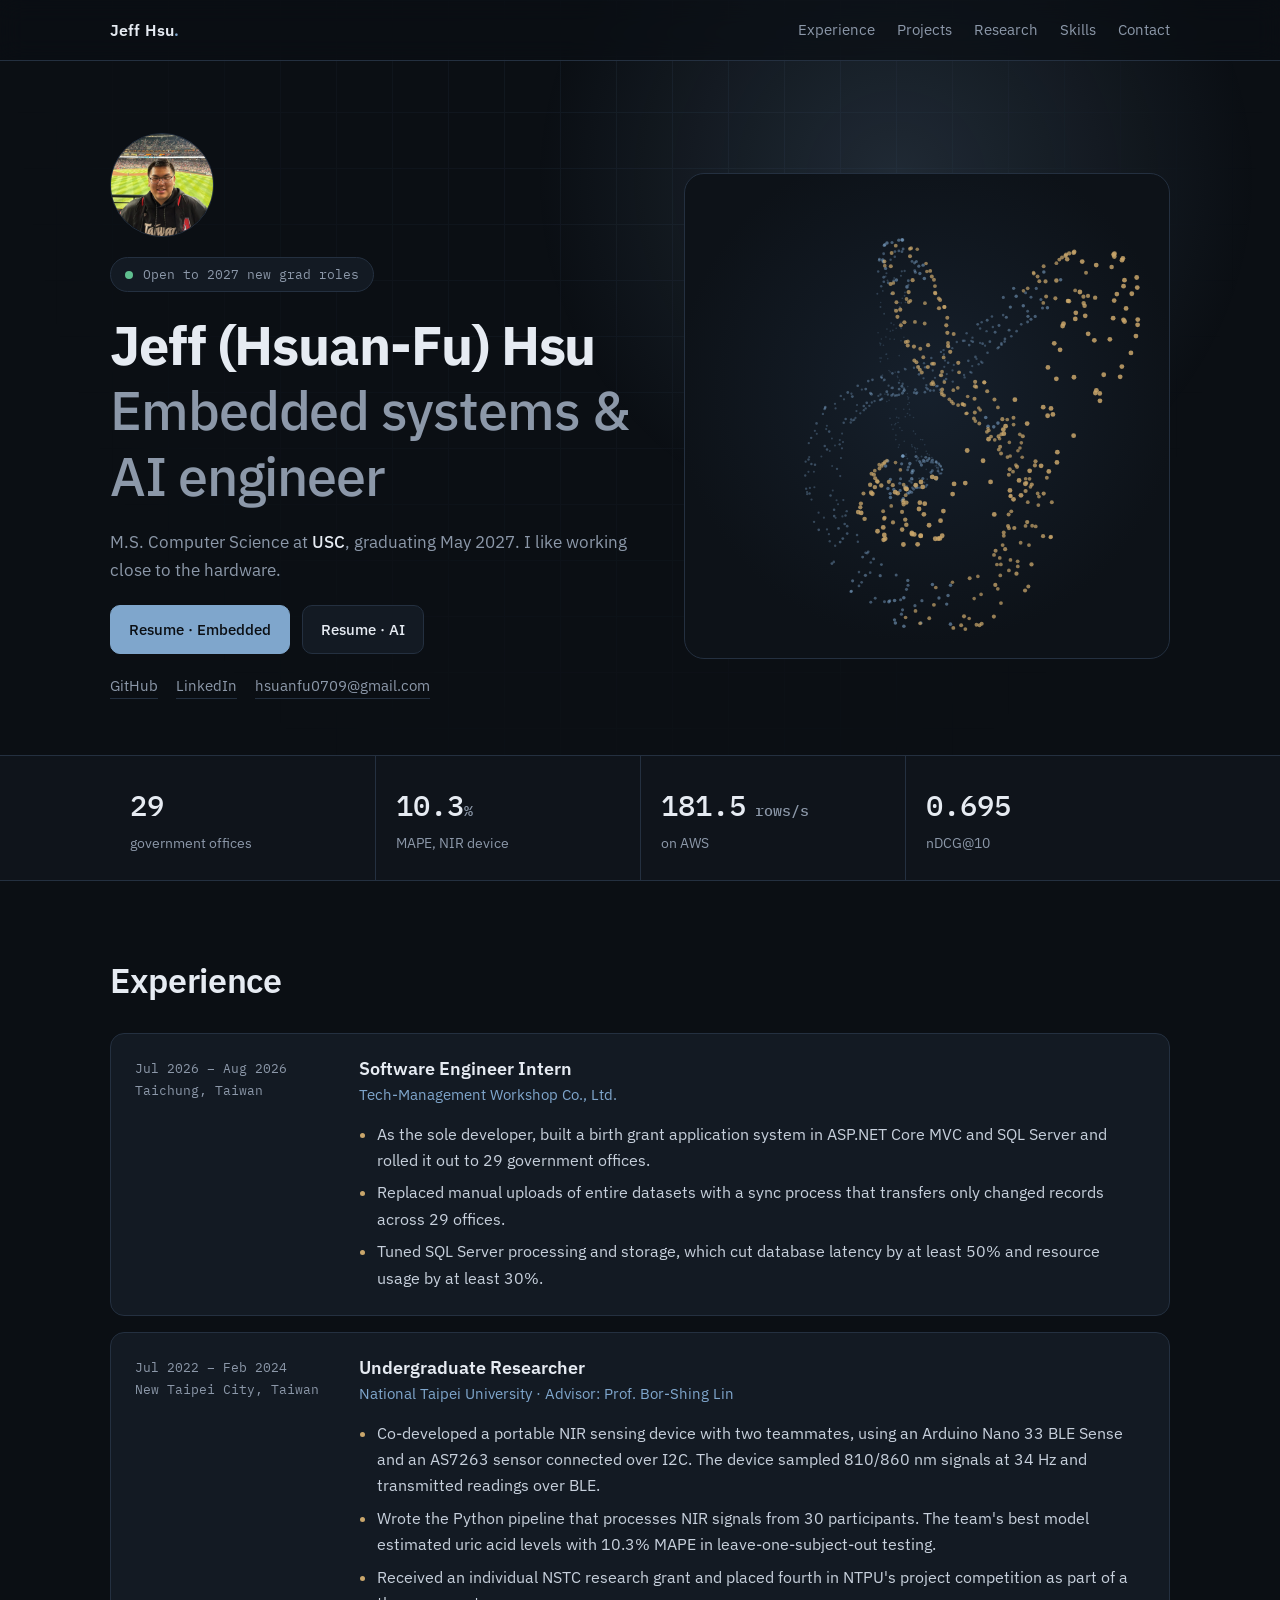
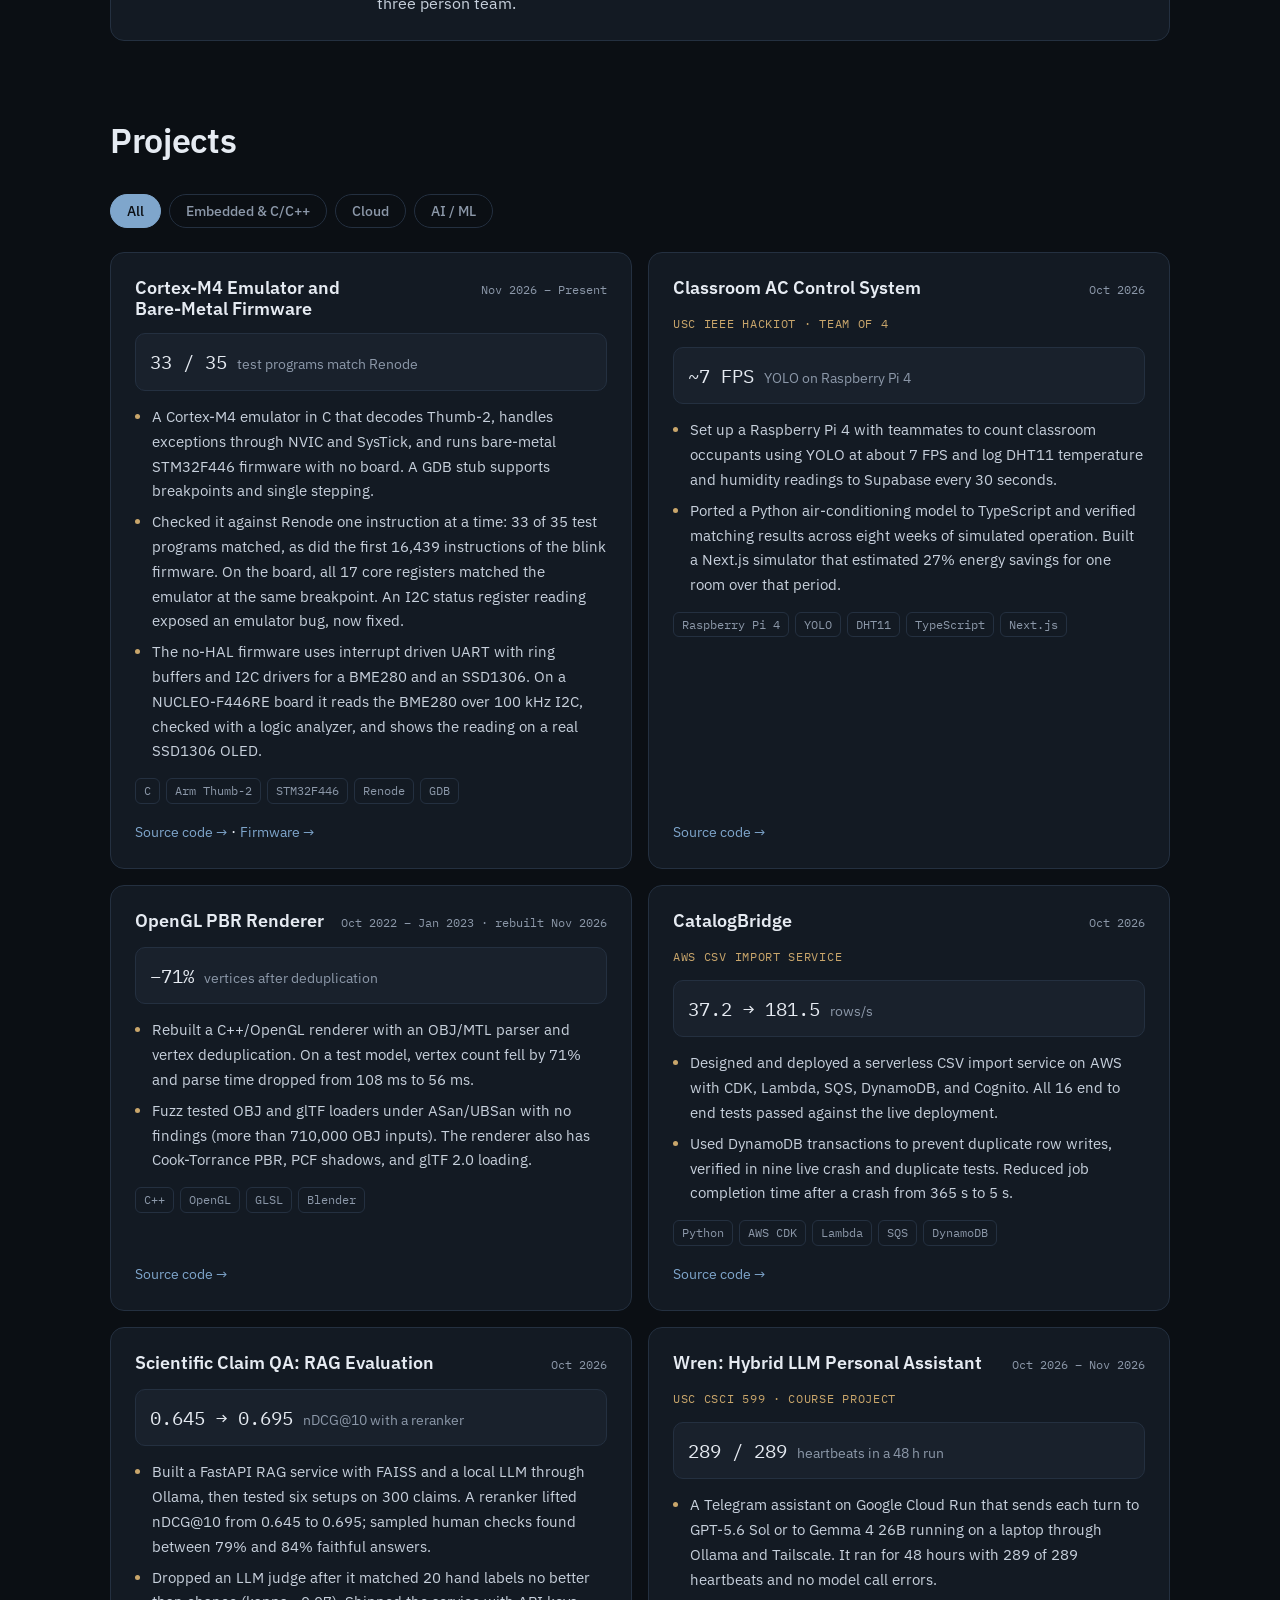
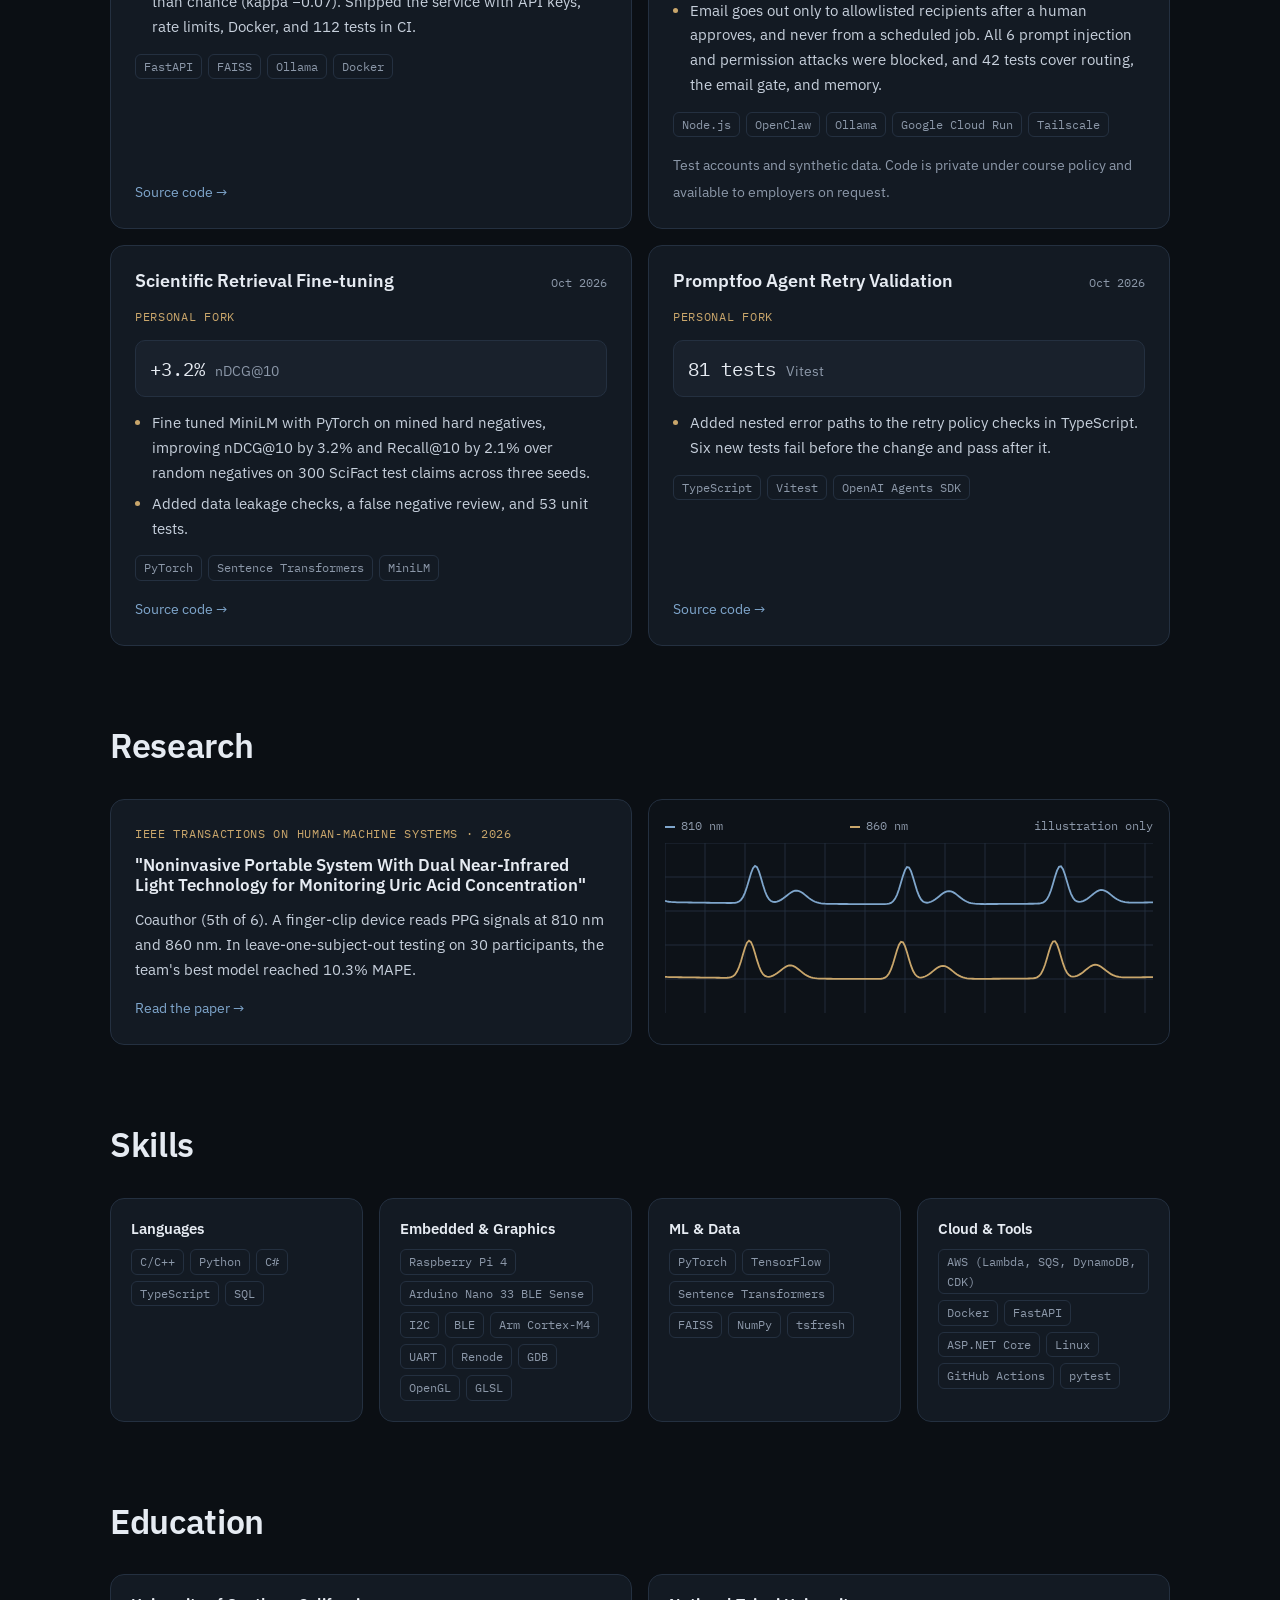
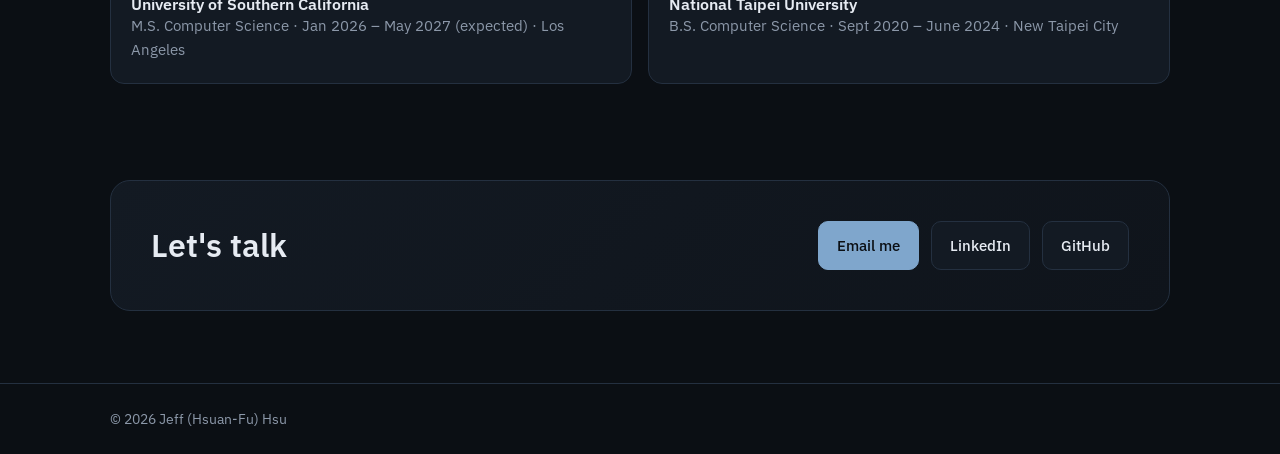
<file: index.html>
<!doctype html>
<html lang="en">
<head>
  <meta charset="utf-8">
  <meta name="viewport" content="width=device-width, initial-scale=1, viewport-fit=cover">
  <meta name="description" content="Jeff (Hsuan-Fu) Hsu, USC MSCS (May 2027). Embedded systems and AI engineering: sensor hardware, C++ graphics, AWS serverless, and RAG evaluation.">
  <meta name="theme-color" content="#0b0f14">
  <meta property="og:title" content="Jeff (Hsuan-Fu) Hsu | Embedded Systems &amp; AI Engineer">
  <meta property="og:description" content="USC MSCS (May 2027). Embedded systems first, AI second.">
  <meta property="og:type" content="website">
  <meta property="og:url" content="https://tofuhsu.github.io/">
  <title>Jeff (Hsuan-Fu) Hsu | Embedded Systems &amp; AI Engineer</title>
  <link rel="icon" href="assets/favicon.svg" type="image/svg+xml">
  <link rel="preconnect" href="https://fonts.googleapis.com">
  <link rel="preconnect" href="https://fonts.gstatic.com" crossorigin>
  <link href="https://fonts.googleapis.com/css2?family=IBM+Plex+Mono:wght@400;500&family=IBM+Plex+Sans:wght@400;500;600;700&display=swap" rel="stylesheet">
  <style>
    /* Layout: full-bleed dark bands; centred 1100px column; hero = text left, live 3D canvas right */
    :root {
      color-scheme: dark;
      --bg: #0b0f14;
      --bg-2: #0f141b;
      --surface: #131a23;
      --surface-2: #19212c;
      --line: #243040;
      --text: #e6ebf2;
      --muted: #8c98a9;
      --accent: #7fa6cc;      /* steel blue */
      --accent-2: #c9a66b;    /* muted brass */
      --accent-glow: rgba(127, 166, 204, 0.18);
      --f-sans: "IBM Plex Sans", system-ui, -apple-system, "Segoe UI", sans-serif;
      --f-mono: "IBM Plex Mono", ui-monospace, Menlo, monospace;
      --radius: 14px;
      --max: 1100px;
    }
    * { box-sizing: border-box; }
    html { scroll-behavior: smooth; }
    body {
      margin: 0; background: var(--bg); color: var(--text);
      font-family: var(--f-sans); font-size: 16px; line-height: 1.65;
      -webkit-font-smoothing: antialiased;
    }
    a { color: inherit; }
    img { max-width: 100%; }
    .wrap {
      max-width: var(--max); margin: 0 auto;
      padding-left: max(20px, env(safe-area-inset-left, 0px));
      padding-right: max(20px, env(safe-area-inset-right, 0px));
    }
    h1, h2, h3 { margin: 0; line-height: 1.2; text-wrap: balance; }
    p { margin: 0; }
    .mono { font-family: var(--f-mono); }
    :focus-visible { outline: 2px solid var(--accent); outline-offset: 3px; border-radius: 6px; }

    /* ambient glow that follows the cursor */
    .ambient {
      position: fixed; inset: 0; pointer-events: none; z-index: 0;
      background: radial-gradient(600px circle at var(--mx, 70%) var(--my, 20%), var(--accent-glow), transparent 60%);
    }
    .grid-bg {
      position: fixed; inset: 0; pointer-events: none; z-index: 0; opacity: 0.35;
      background-image: linear-gradient(var(--line) 1px, transparent 1px), linear-gradient(90deg, var(--line) 1px, transparent 1px);
      background-size: 56px 56px;
      mask-image: radial-gradient(ellipse at 50% 0%, #000 0%, transparent 70%);
      -webkit-mask-image: radial-gradient(ellipse at 50% 0%, #000 0%, transparent 70%);
    }
    main, nav, footer { position: relative; z-index: 1; }

    /* nav */
    nav.top {
      position: sticky; top: env(safe-area-inset-top, 0px); z-index: 10;
      backdrop-filter: blur(12px); -webkit-backdrop-filter: blur(12px);
      background: rgba(11, 15, 20, 0.72); border-bottom: 1px solid var(--line);
    }
    nav.top .wrap { display: flex; align-items: center; justify-content: space-between; gap: 16px; height: 60px; }
    .brand { font-weight: 600; text-decoration: none; letter-spacing: 0.01em; }
    .brand span { color: var(--accent); }
    .nav-links { display: flex; gap: 22px; font-size: 0.92rem; }
    .nav-links a { color: var(--muted); text-decoration: none; transition: color 0.2s; }
    .nav-links a:hover { color: var(--text); }
    @media (max-width: 720px) { .nav-links { display: none; } }

    /* hero */
    .hero { padding-block: 72px 56px; }
    .hero .wrap { display: grid; grid-template-columns: 1.1fr 1fr; gap: 40px; align-items: center; }
    .hero-text { display: flex; flex-direction: column; gap: 20px; min-width: 0; }
    .hero h1 { font-size: clamp(2.2rem, 5vw, 3.4rem); font-weight: 700; letter-spacing: -0.02em; }
    .hero h1 .soft { color: var(--muted); font-weight: 500; }
    .avatar { width: 104px; height: 104px; border-radius: 50%; object-fit: cover; border: 1px solid var(--line); background: var(--surface-2); }
    @media (max-width: 520px) { .avatar { width: 84px; height: 84px; } }
    .hero .lede { color: var(--muted); font-size: 1.08rem; max-width: 34em; }
    .hero .lede b { color: var(--text); font-weight: 500; }
    .status { display: inline-flex; align-items: center; gap: 10px; font-family: var(--f-mono); font-size: 0.8rem; color: var(--muted);
      border: 1px solid var(--line); border-radius: 999px; padding: 6px 14px; width: fit-content; background: var(--surface); }
    .dot { width: 8px; height: 8px; border-radius: 50%; background: #5fbf8f; animation: pulse 2.2s infinite; }
    @keyframes pulse { 0% { box-shadow: 0 0 0 0 rgba(95,191,143,.55); } 70% { box-shadow: 0 0 0 10px rgba(95,191,143,0); } 100% { box-shadow: 0 0 0 0 rgba(95,191,143,0); } }
    .cta { display: flex; flex-wrap: wrap; gap: 12px; }
    .btn {
      display: inline-flex; align-items: center; gap: 8px; text-decoration: none; font-weight: 500; font-size: 0.95rem;
      padding: 11px 18px; border-radius: 10px; border: 1px solid var(--line); background: var(--surface); color: var(--text);
      transition: transform 0.2s, border-color 0.2s, background 0.2s;
    }
    .btn:hover { transform: translateY(-2px); border-color: var(--accent); }
    .btn.primary { background: var(--accent); color: #0b0f14; border-color: var(--accent); }
    .btn.primary:hover { background: #9bbbdc; }
    .links { display: flex; flex-wrap: wrap; gap: 18px; font-size: 0.92rem; color: var(--muted); }
    .links a { text-decoration: none; border-bottom: 1px solid var(--line); }
    .links a:hover { color: var(--text); border-color: var(--accent); }

    .stage {
      position: relative; aspect-ratio: 1 / 1; width: 100%; max-width: 100%; border-radius: 20px; overflow: hidden;
      border: 1px solid var(--line);
      background: radial-gradient(circle at 50% 45%, #16202c 0%, #0d1218 70%);
    }
    #orb { width: 100%; height: 100%; display: block; cursor: grab; touch-action: none; }
    #orb:active { cursor: grabbing; }
    .stage-label { position: absolute; left: 16px; bottom: 14px; font-family: var(--f-mono); font-size: 0.72rem; color: var(--muted); pointer-events: none; }
    .stage-label b { color: var(--accent-2); font-weight: 500; }
    @media (max-width: 860px) { .hero .wrap { grid-template-columns: 1fr; } .stage { max-width: 440px; } }

    /* numbers strip */
    .numbers { border-block: 1px solid var(--line); background: var(--bg-2); }
    .numbers .wrap { display: grid; grid-template-columns: repeat(4, 1fr); }
    .num { padding: 26px 20px; border-left: 1px solid var(--line); display: flex; flex-direction: column; gap: 4px; min-width: 0; }
    .num:first-child { border-left: 0; }
    .num .v { font-family: var(--f-mono); font-size: 1.8rem; font-weight: 500; color: var(--text); font-variant-numeric: tabular-nums; }
    .num .v small { font-size: 0.95rem; color: var(--muted); }
    .num .k { font-size: 0.86rem; color: var(--muted); line-height: 1.45; }
    @media (max-width: 760px) { .numbers .wrap { grid-template-columns: 1fr 1fr; } .num:nth-child(3) { border-left: 0; } .num:nth-child(n+3) { border-top: 1px solid var(--line); } }

    /* sections */
    section.block { padding-block: 80px 0; }
    .head { display: flex; flex-direction: column; gap: 10px; margin-bottom: 32px; }
    .head h2 { font-size: clamp(1.6rem, 3vw, 2.1rem); font-weight: 600; letter-spacing: -0.01em; }

    /* experience */
    .timeline { display: grid; gap: 16px; }
    .role { display: grid; grid-template-columns: 200px 1fr; gap: 24px; padding: 24px; border: 1px solid var(--line); border-radius: var(--radius); background: var(--surface); }
    .role .when { font-family: var(--f-mono); font-size: 0.82rem; color: var(--muted); }
    .role h3 { font-size: 1.12rem; font-weight: 600; }
    .role .org { color: var(--accent); font-size: 0.95rem; margin-top: 2px; }
    .role ul { margin: 14px 0 0; padding-left: 1.1em; display: grid; gap: 6px; color: #c7d0dc; }
    .role li::marker { color: var(--accent-2); }
    .role .body { min-width: 0; }
    @media (max-width: 720px) { .role { grid-template-columns: 1fr; gap: 8px; } }

    /* projects */
    .filters { display: flex; flex-wrap: wrap; gap: 8px; margin-bottom: 24px; }
    .filters button {
      font: 500 0.88rem var(--f-sans); color: var(--muted); background: transparent; border: 1px solid var(--line);
      border-radius: 999px; padding: 7px 16px; cursor: pointer; transition: color 0.2s, background 0.2s, border-color 0.2s;
    }
    .filters button:hover { color: var(--text); }
    .filters button[aria-pressed="true"] { color: #0b0f14; background: var(--accent); border-color: var(--accent); }
    .projects { display: grid; grid-template-columns: repeat(2, 1fr); gap: 16px; }
    @media (max-width: 760px) { .projects { grid-template-columns: 1fr; } }
    .card {
      position: relative; border: 1px solid var(--line); border-radius: var(--radius); background: var(--surface);
      padding: 24px; display: flex; flex-direction: column; gap: 14px; min-width: 0; overflow: hidden;
      transform: perspective(900px) rotateX(var(--rx, 0deg)) rotateY(var(--ry, 0deg));
      transition: transform 0.25s ease, border-color 0.25s, opacity 0.6s;
    }
    .card::before {
      content: ""; position: absolute; inset: 0; pointer-events: none; opacity: 0; transition: opacity 0.3s;
      background: radial-gradient(360px circle at var(--cx, 50%) var(--cy, 50%), rgba(127,166,204,0.14), transparent 60%);
    }
    .card:hover { border-color: #35465c; }
    .card:hover::before { opacity: 1; }
    .card.hide { display: none; }
    .card .top { display: flex; justify-content: space-between; align-items: baseline; gap: 12px; }
    .card h3 { font-size: 1.1rem; font-weight: 600; }
    .card .date { font-family: var(--f-mono); font-size: 0.78rem; color: var(--muted); white-space: nowrap; }
    .tag { font-family: var(--f-mono); font-size: 0.72rem; color: var(--accent-2); letter-spacing: 0.06em; text-transform: uppercase; }
    .metric { display: flex; align-items: baseline; gap: 10px; padding: 12px 14px; border-radius: 10px; background: var(--surface-2); border: 1px solid var(--line); }
    .metric .v { font-family: var(--f-mono); font-size: 1.2rem; color: var(--text); white-space: nowrap; }
    .metric .k { font-size: 0.85rem; color: var(--muted); line-height: 1.4; }
    .card ul { margin: 0; padding-left: 1.1em; display: grid; gap: 6px; color: #c7d0dc; font-size: 0.94rem; }
    .card li::marker { color: var(--accent-2); }
    .pills { display: flex; flex-wrap: wrap; gap: 6px; }
    .pill { font-family: var(--f-mono); font-size: 0.74rem; color: var(--muted); border: 1px solid var(--line); border-radius: 6px; padding: 2px 8px; }
    .card .foot { margin-top: auto; }
    .card .foot a, .paper .foot a { font-size: 0.9rem; color: var(--accent); text-decoration: none; }
    .card .foot a:hover, .paper .foot a:hover { text-decoration: underline; }
    .card .foot span { font-size: 0.9rem; color: var(--muted); }

    /* research with live waveform */
    .research { display: grid; grid-template-columns: 1fr 1fr; gap: 16px; }
    @media (max-width: 760px) { .research { grid-template-columns: 1fr; } }
    .paper { border: 1px solid var(--line); border-radius: var(--radius); background: var(--surface); padding: 24px; display: flex; flex-direction: column; gap: 12px; min-width: 0; }
    .paper h3 { font-size: 1.05rem; font-weight: 600; }
    .paper p { color: #c7d0dc; font-size: 0.95rem; }
    .scope { border: 1px solid var(--line); border-radius: var(--radius); background: #0d1218; padding: 16px; display: flex; flex-direction: column; gap: 8px; min-width: 0; }
    .scope canvas { width: 100%; height: 170px; display: block; }
    .scope .legend { display: flex; flex-wrap: wrap; gap: 10px; justify-content: space-between; font-family: var(--f-mono); font-size: 0.72rem; color: var(--muted); }
    .legend i { display: inline-block; width: 10px; height: 2px; vertical-align: middle; margin-right: 6px; }

    /* skills */
    .skills { display: grid; grid-template-columns: repeat(auto-fit, minmax(240px, 1fr)); gap: 16px; }
    .skill { border: 1px solid var(--line); border-radius: var(--radius); background: var(--surface); padding: 20px; display: flex; flex-direction: column; gap: 12px; }
    .skill h3 { font-size: 0.95rem; font-weight: 600; }

    /* education + contact */
    .edu { display: grid; grid-template-columns: 1fr 1fr; gap: 16px; }
    @media (max-width: 720px) { .edu { grid-template-columns: 1fr; } }
    .edu div { border: 1px solid var(--line); border-radius: var(--radius); padding: 20px; background: var(--surface); }
    .edu h3 { font-size: 1rem; font-weight: 600; }
    .edu p { color: var(--muted); font-size: 0.92rem; }
    .contact { padding-block: 96px 72px; }
    .contact .box { border: 1px solid var(--line); border-radius: 20px; padding: 40px; background: linear-gradient(135deg, #131a23, #0f141b); display: flex; flex-wrap: wrap; justify-content: space-between; align-items: center; gap: 24px; }
    .contact h2 { font-size: clamp(1.5rem, 3vw, 2rem); font-weight: 600; }
    .contact p { color: var(--muted); margin-top: 6px; }
    @media (max-width: 520px) { .contact .box { padding: 24px; } }
    footer { border-top: 1px solid var(--line); padding-block: 24px; color: var(--muted); font-size: 0.85rem; }

    /* reveal on scroll: visible without JS; only nudges in when JS runs */
    .js .reveal { opacity: 0; transform: translateY(14px); transition: opacity 0.6s ease, transform 0.6s ease; }
    .js .reveal.in { opacity: 1; transform: none; }
    .js .card.reveal.in { transform: perspective(900px) rotateX(var(--rx, 0deg)) rotateY(var(--ry, 0deg)); }
    @media (prefers-reduced-motion: reduce) {
      * { animation: none !important; transition: none !important; scroll-behavior: auto !important; }
      .js .reveal { opacity: 1; transform: none; }
    }
  </style>
</head>
<body>
  <div class="grid-bg" aria-hidden="true"></div>
  <div class="ambient" aria-hidden="true"></div>

  <nav class="top" aria-label="Main">
    <div class="wrap">
      <a class="brand" href="#top">Jeff Hsu<span>.</span></a>
      <div class="nav-links">
        <a href="#experience">Experience</a>
        <a href="#projects">Projects</a>
        <a href="#research">Research</a>
        <a href="#skills">Skills</a>
        <a href="#contact">Contact</a>
      </div>
    </div>
  </nav>

  <main id="top">
    <header class="hero">
      <div class="wrap">
        <div class="hero-text">
          <img class="avatar" src="assets/profile.jpg" alt="Jeff Hsu" width="104" height="104">
          <span class="status"><span class="dot"></span>Open to 2027 new grad roles</span>
          <h1>Jeff (Hsuan-Fu) Hsu<br><span class="soft">Embedded systems &amp; AI engineer</span></h1>
          <p class="lede">M.S. Computer Science at <b>USC</b>, graduating May 2027. I like working close to the hardware.</p>
          <div class="cta">
            <a class="btn primary" href="assets/Hsuan_Fu_Hsu_Embedded_Systems_May2027.pdf" target="_blank" rel="noopener">Resume · Embedded</a>
            <a class="btn" href="assets/Hsuan_Fu_Hsu_AI_Engineering_May2027.pdf" target="_blank" rel="noopener">Resume · AI</a>
          </div>
          <div class="links">
            <a href="https://github.com/Tofuhsu" target="_blank" rel="noopener">GitHub</a>
            <a href="https://www.linkedin.com/in/hsuan-fu-hsu/" target="_blank" rel="noopener">LinkedIn</a>
            <a href="mailto:hsuanfu0709@gmail.com">hsuanfu0709@gmail.com</a>
          </div>
        </div>
        <div class="stage">
          <canvas id="orb" aria-label="Interactive 3D point cloud. Drag to rotate."></canvas>
        </div>
      </div>
    </header>

    <div class="numbers">
      <div class="wrap">
        <div class="num reveal"><span class="v"><span data-count="29" data-dec="0">29</span></span><span class="k">government offices</span></div>
        <div class="num reveal"><span class="v"><span data-count="10.3" data-dec="1">10.3</span><small>%</small></span><span class="k">MAPE, NIR device</span></div>
        <div class="num reveal"><span class="v"><span data-count="181.5" data-dec="1">181.5</span><small> rows/s</small></span><span class="k">on AWS</span></div>
        <div class="num reveal"><span class="v"><span data-count="0.695" data-dec="3">0.695</span></span><span class="k">nDCG@10</span></div>
      </div>
    </div>

    <section class="block" id="experience" aria-labelledby="exp-h">
      <div class="wrap">
        <div class="head reveal"><h2 id="exp-h">Experience</h2></div>
        <div class="timeline">
          <article class="role reveal">
            <div class="when">Jul 2026 – Aug 2026<br>Taichung, Taiwan</div>
            <div class="body">
              <h3>Software Engineer Intern</h3>
              <div class="org">Tech-Management Workshop Co., Ltd.</div>
              <ul>
                <li>As the sole developer, built a birth grant application system in ASP.NET Core MVC and SQL Server and rolled it out to 29 government offices.</li>
                <li>Replaced manual uploads of entire datasets with a sync process that transfers only changed records across 29 offices.</li>
                <li>Tuned SQL Server processing and storage, which cut database latency by at least 50% and resource usage by at least 30%.</li>
              </ul>
            </div>
          </article>
          <article class="role reveal">
            <div class="when">Jul 2022 – Feb 2024<br>New Taipei City, Taiwan</div>
            <div class="body">
              <h3>Undergraduate Researcher</h3>
              <div class="org">National Taipei University · Advisor: Prof. Bor-Shing Lin</div>
              <ul>
                <li>Co-developed a portable NIR sensing device with two teammates, using an Arduino Nano 33 BLE Sense and an AS7263 sensor connected over I2C. The device sampled 810/860 nm signals at 34 Hz and transmitted readings over BLE.</li>
                <li>Wrote the Python pipeline that processes NIR signals from 30 participants. The team's best model estimated uric acid levels with 10.3% MAPE in leave-one-subject-out testing.</li>
                <li>Received an individual NSTC research grant and placed fourth in NTPU's project competition as part of a three person team.</li>
              </ul>
            </div>
          </article>
        </div>
      </div>
    </section>

    <section class="block" id="projects" aria-labelledby="proj-h">
      <div class="wrap">
        <div class="head reveal"><h2 id="proj-h">Projects</h2></div>
        <div class="filters" role="group" aria-label="Filter projects">
          <button type="button" id="f-all" data-f="all" aria-pressed="true">All</button>
          <button type="button" id="f-emb" data-f="embedded" aria-pressed="false">Embedded &amp; C/C++</button>
          <button type="button" id="f-cloud" data-f="cloud" aria-pressed="false">Cloud</button>
          <button type="button" id="f-ai" data-f="ai" aria-pressed="false">AI / ML</button>
        </div>
        <div class="projects">
          <article class="card reveal" data-cat="embedded">
            <div class="top"><h3>Cortex-M4 Emulator and Bare-Metal Firmware</h3><span class="date">Nov 2026 – Present</span></div>
            <div class="metric"><span class="v">33 / 35</span><span class="k">test programs match Renode</span></div>
            <ul>
              <li>A Cortex-M4 emulator in C that decodes Thumb-2, handles exceptions through NVIC and SysTick, and runs bare-metal STM32F446 firmware with no board. A GDB stub supports breakpoints and single stepping.</li>
              <li>Checked it against Renode one instruction at a time: 33 of 35 test programs matched, as did the first 16,439 instructions of the blink firmware. On the board, all 17 core registers matched the emulator at the same breakpoint. An I2C status register reading exposed an emulator bug, now fixed.</li>
              <li>The no-HAL firmware uses interrupt driven UART with ring buffers and I2C drivers for a BME280 and an SSD1306. On a NUCLEO-F446RE board it reads the BME280 over 100 kHz I2C, checked with a logic analyzer, and shows the reading on a real SSD1306 OLED.</li>
            </ul>
            <div class="pills"><span class="pill">C</span><span class="pill">Arm Thumb-2</span><span class="pill">STM32F446</span><span class="pill">Renode</span><span class="pill">GDB</span></div>
            <div class="foot"><a href="https://github.com/Tofuhsu/cortex-m-emu" target="_blank" rel="noopener">Source code →</a> · <a href="https://github.com/Tofuhsu/stm32-baremetal-sensor-node" target="_blank" rel="noopener">Firmware →</a></div>
          </article>

          <article class="card reveal" data-cat="embedded">
            <div class="top"><h3>Classroom AC Control System</h3><span class="date">Oct 2026</span></div>
            <span class="tag">USC IEEE HackIoT · team of 4</span>
            <div class="metric"><span class="v">~7 FPS</span><span class="k">YOLO on Raspberry Pi 4</span></div>
            <ul>
              <li>Set up a Raspberry Pi 4 with teammates to count classroom occupants using YOLO at about 7 FPS and log DHT11 temperature and humidity readings to Supabase every 30 seconds.</li>
              <li>Ported a Python air-conditioning model to TypeScript and verified matching results across eight weeks of simulated operation. Built a Next.js simulator that estimated 27% energy savings for one room over that period.</li>
            </ul>
            <div class="pills"><span class="pill">Raspberry Pi 4</span><span class="pill">YOLO</span><span class="pill">DHT11</span><span class="pill">TypeScript</span><span class="pill">Next.js</span></div>
            <div class="foot"><a href="https://github.com/1chooo/mjhh-usc-ieee-HackIoT" target="_blank" rel="noopener">Source code →</a></div>
          </article>

          <article class="card reveal" data-cat="embedded">
            <div class="top"><h3>OpenGL PBR Renderer</h3><span class="date">Oct 2022 – Jan 2023 · rebuilt Nov 2026</span></div>
            <div class="metric"><span class="v">−71%</span><span class="k">vertices after deduplication</span></div>
            <ul>
              <li>Rebuilt a C++/OpenGL renderer with an OBJ/MTL parser and vertex deduplication. On a test model, vertex count fell by 71% and parse time dropped from 108 ms to 56 ms.</li>
              <li>Fuzz tested OBJ and glTF loaders under ASan/UBSan with no findings (more than 710,000 OBJ inputs). The renderer also has Cook-Torrance PBR, PCF shadows, and glTF 2.0 loading.</li>
            </ul>
            <div class="pills"><span class="pill">C++</span><span class="pill">OpenGL</span><span class="pill">GLSL</span><span class="pill">Blender</span></div>
            <div class="foot"><a href="https://github.com/Tofuhsu/opengl-pbr-renderer" target="_blank" rel="noopener">Source code →</a></div>
          </article>

          <article class="card reveal" data-cat="cloud">
            <div class="top"><h3>CatalogBridge</h3><span class="date">Oct 2026</span></div>
            <span class="tag">AWS CSV import service</span>
            <div class="metric"><span class="v">37.2 → 181.5</span><span class="k">rows/s</span></div>
            <ul>
              <li>Designed and deployed a serverless CSV import service on AWS with CDK, Lambda, SQS, DynamoDB, and Cognito. All 16 end to end tests passed against the live deployment.</li>
              <li>Used DynamoDB transactions to prevent duplicate row writes, verified in nine live crash and duplicate tests. Reduced job completion time after a crash from 365 s to 5 s.</li>
            </ul>
            <div class="pills"><span class="pill">Python</span><span class="pill">AWS CDK</span><span class="pill">Lambda</span><span class="pill">SQS</span><span class="pill">DynamoDB</span></div>
            <div class="foot"><a href="https://github.com/Tofuhsu/catalogbridge" target="_blank" rel="noopener">Source code →</a></div>
          </article>

          <article class="card reveal" data-cat="ai">
            <div class="top"><h3>Scientific Claim QA: RAG Evaluation</h3><span class="date">Oct 2026</span></div>
            <div class="metric"><span class="v">0.645 → 0.695</span><span class="k">nDCG@10 with a reranker</span></div>
            <ul>
              <li>Built a FastAPI RAG service with FAISS and a local LLM through Ollama, then tested six setups on 300 claims. A reranker lifted nDCG@10 from 0.645 to 0.695; sampled human checks found between 79% and 84% faithful answers.</li>
              <li>Dropped an LLM judge after it matched 20 hand labels no better than chance (kappa −0.07). Shipped the service with API keys, rate limits, Docker, and 112 tests in CI.</li>
            </ul>
            <div class="pills"><span class="pill">FastAPI</span><span class="pill">FAISS</span><span class="pill">Ollama</span><span class="pill">Docker</span></div>
            <div class="foot"><a href="https://github.com/Tofuhsu/scifact-rag" target="_blank" rel="noopener">Source code →</a></div>
          </article>

          <article class="card reveal" data-cat="ai">
            <div class="top"><h3>Wren: Hybrid LLM Personal Assistant</h3><span class="date">Oct 2026 – Nov 2026</span></div>
            <span class="tag">USC CSCI 599 · course project</span>
            <div class="metric"><span class="v">289 / 289</span><span class="k">heartbeats in a 48 h run</span></div>
            <ul>
              <li>A Telegram assistant on Google Cloud Run that sends each turn to GPT-5.6 Sol or to Gemma 4 26B running on a laptop through Ollama and Tailscale. It ran for 48 hours with 289 of 289 heartbeats and no model call errors.</li>
              <li>Email goes out only to allowlisted recipients after a human approves, and never from a scheduled job. All 6 prompt injection and permission attacks were blocked, and 42 tests cover routing, the email gate, and memory.</li>
            </ul>
            <div class="pills"><span class="pill">Node.js</span><span class="pill">OpenClaw</span><span class="pill">Ollama</span><span class="pill">Google Cloud Run</span><span class="pill">Tailscale</span></div>
            <div class="foot"><span>Test accounts and synthetic data. Code is private under course policy and available to employers on request.</span></div>
          </article>

          <article class="card reveal" data-cat="ai">
            <div class="top"><h3>Scientific Retrieval Fine-tuning</h3><span class="date">Oct 2026</span></div>
            <span class="tag">Personal fork</span>
            <div class="metric"><span class="v">+3.2%</span><span class="k">nDCG@10</span></div>
            <ul>
              <li>Fine tuned MiniLM with PyTorch on mined hard negatives, improving nDCG@10 by 3.2% and Recall@10 by 2.1% over random negatives on 300 SciFact test claims across three seeds.</li>
              <li>Added data leakage checks, a false negative review, and 53 unit tests.</li>
            </ul>
            <div class="pills"><span class="pill">PyTorch</span><span class="pill">Sentence Transformers</span><span class="pill">MiniLM</span></div>
            <div class="foot"><a href="https://github.com/Tofuhsu/sentence-transformers/pull/1" target="_blank" rel="noopener">Source code →</a></div>
          </article>

          <article class="card reveal" data-cat="ai">
            <div class="top"><h3>Promptfoo Agent Retry Validation</h3><span class="date">Oct 2026</span></div>
            <span class="tag">Personal fork</span>
            <div class="metric"><span class="v">81 tests</span><span class="k">Vitest</span></div>
            <ul>
              <li>Added nested error paths to the retry policy checks in TypeScript. Six new tests fail before the change and pass after it.</li>
            </ul>
            <div class="pills"><span class="pill">TypeScript</span><span class="pill">Vitest</span><span class="pill">OpenAI Agents SDK</span></div>
            <div class="foot"><a href="https://github.com/Tofuhsu/promptfoo/tree/fix/agents-retry-policy-validation" target="_blank" rel="noopener">Source code →</a></div>
          </article>
        </div>
      </div>
    </section>

    <section class="block" id="research" aria-labelledby="res-h">
      <div class="wrap">
        <div class="head reveal"><h2 id="res-h">Research</h2></div>
        <div class="research">
          <div class="paper reveal">
            <span class="tag">IEEE Transactions on Human-Machine Systems · 2026</span>
            <h3>"Noninvasive Portable System With Dual Near-Infrared Light Technology for Monitoring Uric Acid Concentration"</h3>
            <p>Coauthor (5th of 6). A finger-clip device reads PPG signals at 810 nm and 860 nm. In leave-one-subject-out testing on 30 participants, the team's best model reached 10.3% MAPE.</p>
            <div class="foot"><a href="https://doi.org/10.1109/THMS.2026.3724413" target="_blank" rel="noopener">Read the paper →</a></div>
          </div>
          <div class="scope reveal">
            <div class="legend"><span><i style="background:var(--accent)"></i>810 nm</span><span><i style="background:var(--accent-2)"></i>860 nm</span><span>illustration only</span></div>
            <canvas id="ppg" aria-label="Animated illustration of two PPG waveforms"></canvas>
          </div>
        </div>
      </div>
    </section>

    <section class="block" id="skills" aria-labelledby="sk-h">
      <div class="wrap">
        <div class="head reveal"><h2 id="sk-h">Skills</h2></div>
        <div class="skills">
          <div class="skill reveal"><h3>Languages</h3><div class="pills"><span class="pill">C/C++</span><span class="pill">Python</span><span class="pill">C#</span><span class="pill">TypeScript</span><span class="pill">SQL</span></div></div>
          <div class="skill reveal"><h3>Embedded &amp; Graphics</h3><div class="pills"><span class="pill">Raspberry Pi 4</span><span class="pill">Arduino Nano 33 BLE Sense</span><span class="pill">I2C</span><span class="pill">BLE</span><span class="pill">Arm Cortex-M4</span><span class="pill">UART</span><span class="pill">Renode</span><span class="pill">GDB</span><span class="pill">OpenGL</span><span class="pill">GLSL</span></div></div>
          <div class="skill reveal"><h3>ML &amp; Data</h3><div class="pills"><span class="pill">PyTorch</span><span class="pill">TensorFlow</span><span class="pill">Sentence Transformers</span><span class="pill">FAISS</span><span class="pill">NumPy</span><span class="pill">tsfresh</span></div></div>
          <div class="skill reveal"><h3>Cloud &amp; Tools</h3><div class="pills"><span class="pill">AWS (Lambda, SQS, DynamoDB, CDK)</span><span class="pill">Docker</span><span class="pill">FastAPI</span><span class="pill">ASP.NET Core</span><span class="pill">Linux</span><span class="pill">GitHub Actions</span><span class="pill">pytest</span></div></div>
        </div>
      </div>
    </section>

    <section class="block" aria-labelledby="edu-h">
      <div class="wrap">
        <div class="head reveal"><h2 id="edu-h">Education</h2></div>
        <div class="edu">
          <div class="reveal"><h3>University of Southern California</h3><p>M.S. Computer Science · Jan 2026 – May 2027 (expected) · Los Angeles</p></div>
          <div class="reveal"><h3>National Taipei University</h3><p>B.S. Computer Science · Sept 2020 – June 2024 · New Taipei City</p></div>
        </div>
      </div>
    </section>

    <section class="contact" id="contact" aria-labelledby="ct-h">
      <div class="wrap">
        <div class="box reveal">
          <div><h2 id="ct-h">Let's talk</h2></div>
          <div class="cta">
            <a class="btn primary" href="mailto:hsuanfu0709@gmail.com">Email me</a>
            <a class="btn" href="https://www.linkedin.com/in/hsuan-fu-hsu/" target="_blank" rel="noopener">LinkedIn</a>
            <a class="btn" href="https://github.com/Tofuhsu" target="_blank" rel="noopener">GitHub</a>
          </div>
        </div>
      </div>
    </section>
  </main>

  <footer><div class="wrap">© 2026 Jeff (Hsuan-Fu) Hsu</div></footer>

  <script>
  (function () {
    document.documentElement.classList.add('js');
    var reduce = window.matchMedia('(prefers-reduced-motion: reduce)').matches;
    var root = document.documentElement;

    // ambient glow follows the cursor
    window.addEventListener('pointermove', function (e) {
      root.style.setProperty('--mx', e.clientX + 'px');
      root.style.setProperty('--my', e.clientY + 'px');
    }, { passive: true });

    // reveal on scroll + count-up numbers (final values are already in the HTML)
    function countUp(el) {
      if (reduce) return;
      var target = parseFloat(el.dataset.count), dec = parseInt(el.dataset.dec || '0', 10), t0 = null;
      function step(t) {
        if (!t0) t0 = t;
        var p = Math.min((t - t0) / 1200, 1), e = 1 - Math.pow(1 - p, 3);
        el.textContent = (target * e).toFixed(dec);
        if (p < 1) requestAnimationFrame(step); else el.textContent = target.toFixed(dec);
      }
      requestAnimationFrame(step);
    }
    var io = 'IntersectionObserver' in window ? new IntersectionObserver(function (entries) {
      entries.forEach(function (en) {
        if (!en.isIntersecting) return;
        en.target.classList.add('in');
        en.target.querySelectorAll('[data-count]').forEach(countUp);
        io.unobserve(en.target);
      });
    }, { threshold: 0.15 }) : null;
    document.querySelectorAll('.reveal').forEach(function (el) { if (io) io.observe(el); else el.classList.add('in'); });

    // project filters
    var buttons = document.querySelectorAll('.filters button');
    buttons.forEach(function (b) {
      b.addEventListener('click', function () {
        buttons.forEach(function (x) { x.setAttribute('aria-pressed', String(x === b)); });
        document.querySelectorAll('.card').forEach(function (c) {
          var show = b.dataset.f === 'all' || c.dataset.cat === b.dataset.f;
          c.classList.toggle('hide', !show);
          if (show) c.classList.add('in');
        });
      });
    });

    // card tilt + spotlight
    if (!reduce && window.matchMedia('(hover: hover)').matches) {
      document.querySelectorAll('.card').forEach(function (c) {
        c.addEventListener('pointermove', function (e) {
          var r = c.getBoundingClientRect(), x = (e.clientX - r.left) / r.width, y = (e.clientY - r.top) / r.height;
          c.style.setProperty('--cx', (x * 100) + '%'); c.style.setProperty('--cy', (y * 100) + '%');
          c.style.setProperty('--ry', ((x - 0.5) * 5) + 'deg'); c.style.setProperty('--rx', ((0.5 - y) * 5) + 'deg');
        });
        c.addEventListener('pointerleave', function () { c.style.setProperty('--rx', '0deg'); c.style.setProperty('--ry', '0deg'); });
      });
    }

    function fit(canvas) {
      var dpr = Math.min(window.devicePixelRatio || 1, 2), r = canvas.getBoundingClientRect();
      canvas.width = Math.max(1, Math.round(r.width * dpr)); canvas.height = Math.max(1, Math.round(r.height * dpr));
      return dpr;
    }

    // hero: point-cloud torus knot, rotated and perspective-projected by hand
    var orb = document.getElementById('orb'), og = orb.getContext('2d'), pts = [];
    for (var i = 0; i < 900; i++) {
      var t = (i / 900) * Math.PI * 2, r = 0.55 * (2 + Math.cos(3 * t)), a = Math.random() * Math.PI * 2, tube = 0.18;
      pts.push([
        r * Math.cos(2 * t) + tube * Math.cos(a) * Math.cos(2 * t),
        r * Math.sin(2 * t) + tube * Math.cos(a) * Math.sin(2 * t),
        -0.55 * Math.sin(3 * t) + tube * Math.sin(a)
      ]);
    }
    var rotX = -0.4, rotY = 0.6, velX = 0, velY = 0.004, drag = null, dprO = fit(orb);
    orb.addEventListener('pointerdown', function (e) { drag = [e.clientX, e.clientY]; orb.setPointerCapture(e.pointerId); });
    orb.addEventListener('pointermove', function (e) {
      if (!drag) return;
      var dx = e.clientX - drag[0], dy = e.clientY - drag[1];
      rotY += dx * 0.008; rotX += dy * 0.008; velY = dx * 0.0006; velX = dy * 0.0006; drag = [e.clientX, e.clientY];
      if (reduce) drawOrb();
    });
    orb.addEventListener('pointerup', function () { drag = null; });
    orb.addEventListener('pointercancel', function () { drag = null; });
    function drawOrb() {
      var w = orb.width, h = orb.height, s = Math.min(w, h) * 0.23, proj = [];
      og.clearRect(0, 0, w, h);
      var cx = Math.cos(rotX), sx = Math.sin(rotX), cy = Math.cos(rotY), sy = Math.sin(rotY);
      for (var i = 0; i < pts.length; i++) {
        var x = pts[i][0], y = pts[i][1], z = pts[i][2];
        var x1 = x * cy + z * sy, z1 = -x * sy + z * cy, y1 = y * cx - z1 * sx, z2 = y * sx + z1 * cx;
        var persp = 3 / (3 + z2);
        proj.push([w / 2 + x1 * s * persp, h / 2 + y1 * s * persp, z2]);
      }
      proj.sort(function (a, b) { return b[2] - a[2]; });
      for (var j = 0; j < proj.length; j++) {
        var d = Math.max(0, Math.min(1, (1 - proj[j][2]) / 2)), size = (0.8 + d * 1.6) * dprO;
        og.fillStyle = d > 0.62 ? 'rgba(201,166,107,' + (0.35 + d * 0.5).toFixed(2) + ')' : 'rgba(127,166,204,' + (0.2 + d * 0.6).toFixed(2) + ')';
        og.beginPath(); og.arc(proj[j][0], proj[j][1], size, 0, Math.PI * 2); og.fill();
      }
    }
    function loopOrb() {
      if (!drag) { rotY += velY; rotX += velX; velX *= 0.96; velY = velY * 0.98 + 0.004 * 0.02; }
      drawOrb();
      requestAnimationFrame(loopOrb);
    }
    if (reduce) drawOrb(); else loopOrb();

    // research: scrolling two-trace PPG-style waveform (illustration, not study data)
    var ppg = document.getElementById('ppg'), pg = ppg.getContext('2d'), dprP = fit(ppg), phase = 0;
    function beat(t) { var u = ((t % 1) + 1) % 1; return Math.exp(-Math.pow((u - 0.18) / 0.06, 2)) + 0.35 * Math.exp(-Math.pow((u - 0.45) / 0.09, 2)); }
    function drawPPG() {
      var w = ppg.width, h = ppg.height;
      pg.clearRect(0, 0, w, h);
      pg.strokeStyle = 'rgba(36,48,64,0.9)'; pg.lineWidth = 1;
      for (var gx = 0; gx < w; gx += 40 * dprP) { pg.beginPath(); pg.moveTo(gx, 0); pg.lineTo(gx, h); pg.stroke(); }
      for (var gy = 0; gy < h; gy += 34 * dprP) { pg.beginPath(); pg.moveTo(0, gy); pg.lineTo(w, gy); pg.stroke(); }
      [['#7fa6cc', 0.34, 0], ['#c9a66b', 0.78, 0.04]].forEach(function (c) {
        pg.strokeStyle = c[0]; pg.lineWidth = 1.8 * dprP; pg.beginPath();
        for (var x = 0; x <= w; x += 2) {
          var t = x / w * 3.2 + phase + c[2], y = h * c[1] - beat(t) * h * 0.22 + Math.sin(t * 0.7) * h * 0.02;
          if (x === 0) pg.moveTo(x, y); else pg.lineTo(x, y);
        }
        pg.stroke();
      });
    }
    function loopPPG() { phase += 0.006; drawPPG(); requestAnimationFrame(loopPPG); }
    if (reduce) drawPPG(); else loopPPG();

    window.addEventListener('resize', function () { dprO = fit(orb); dprP = fit(ppg); drawOrb(); drawPPG(); });
  })();
  </script>
</body>
</html>
</file>
